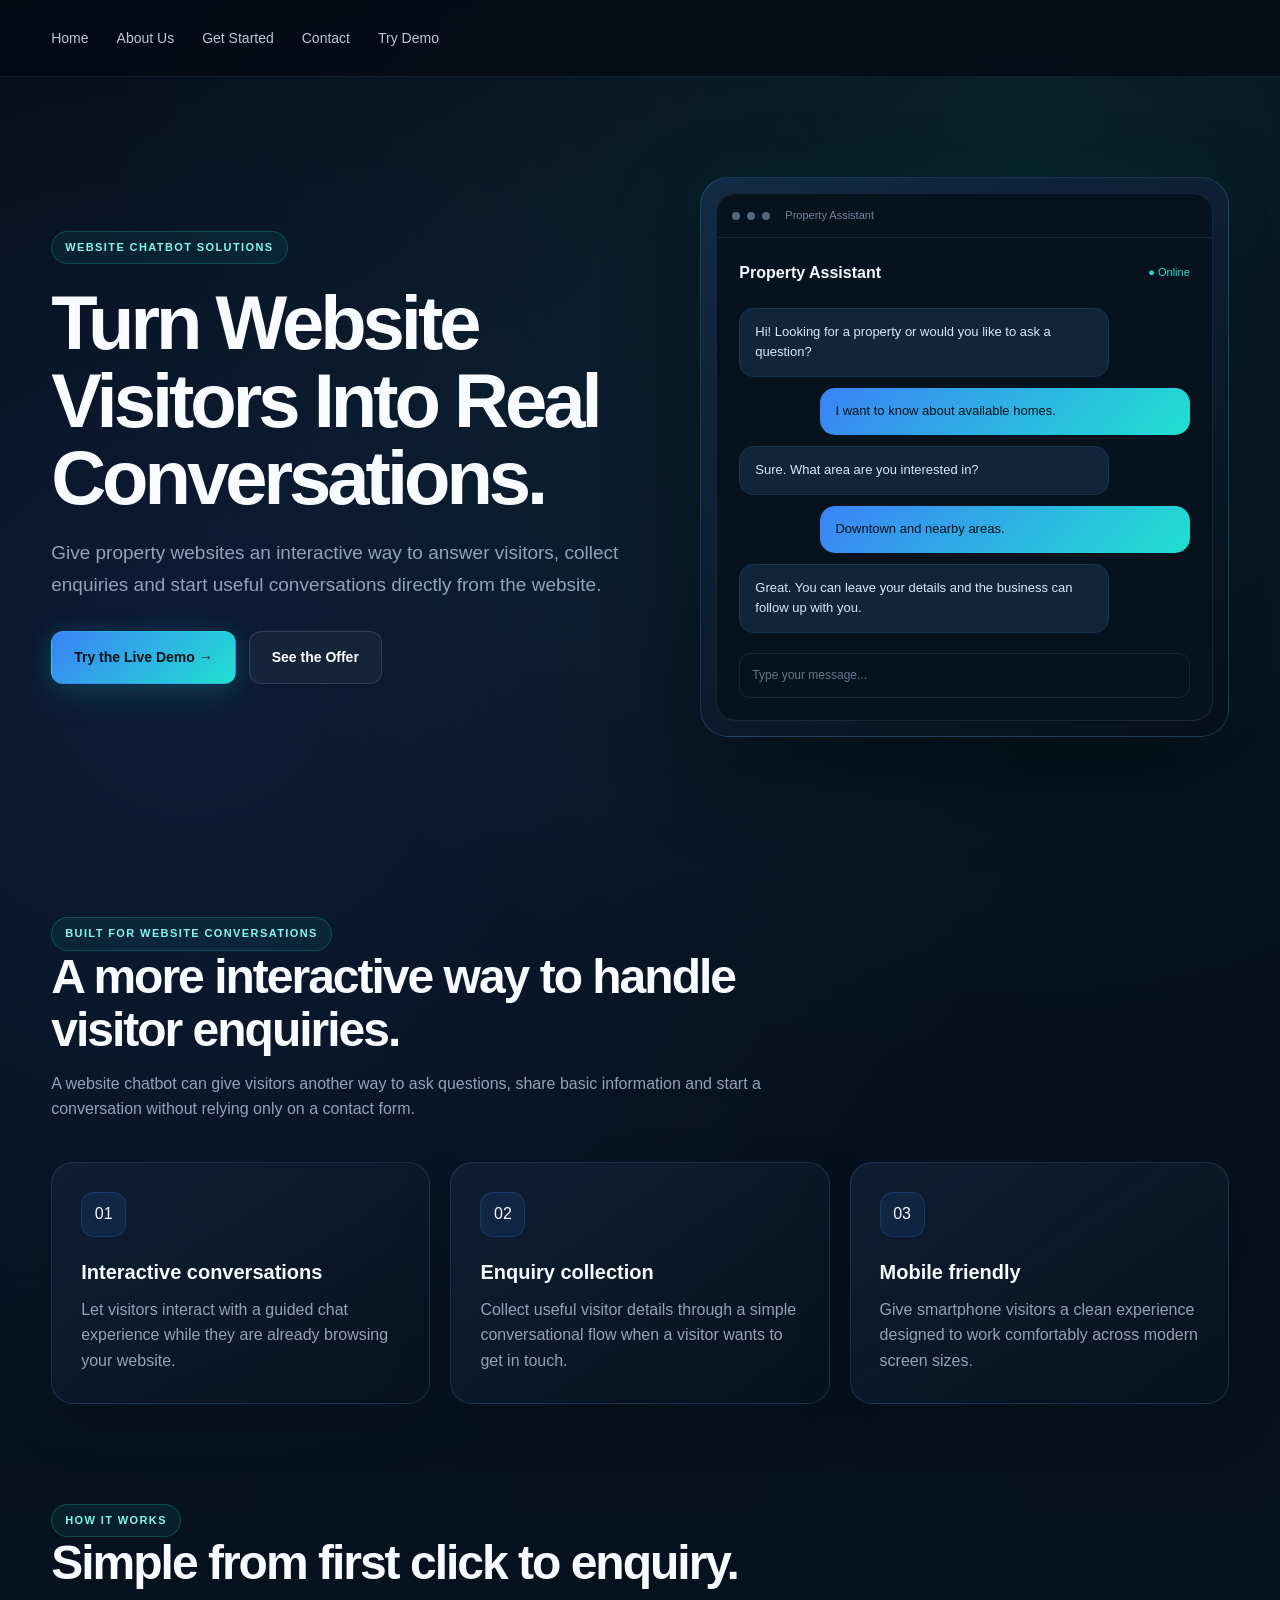
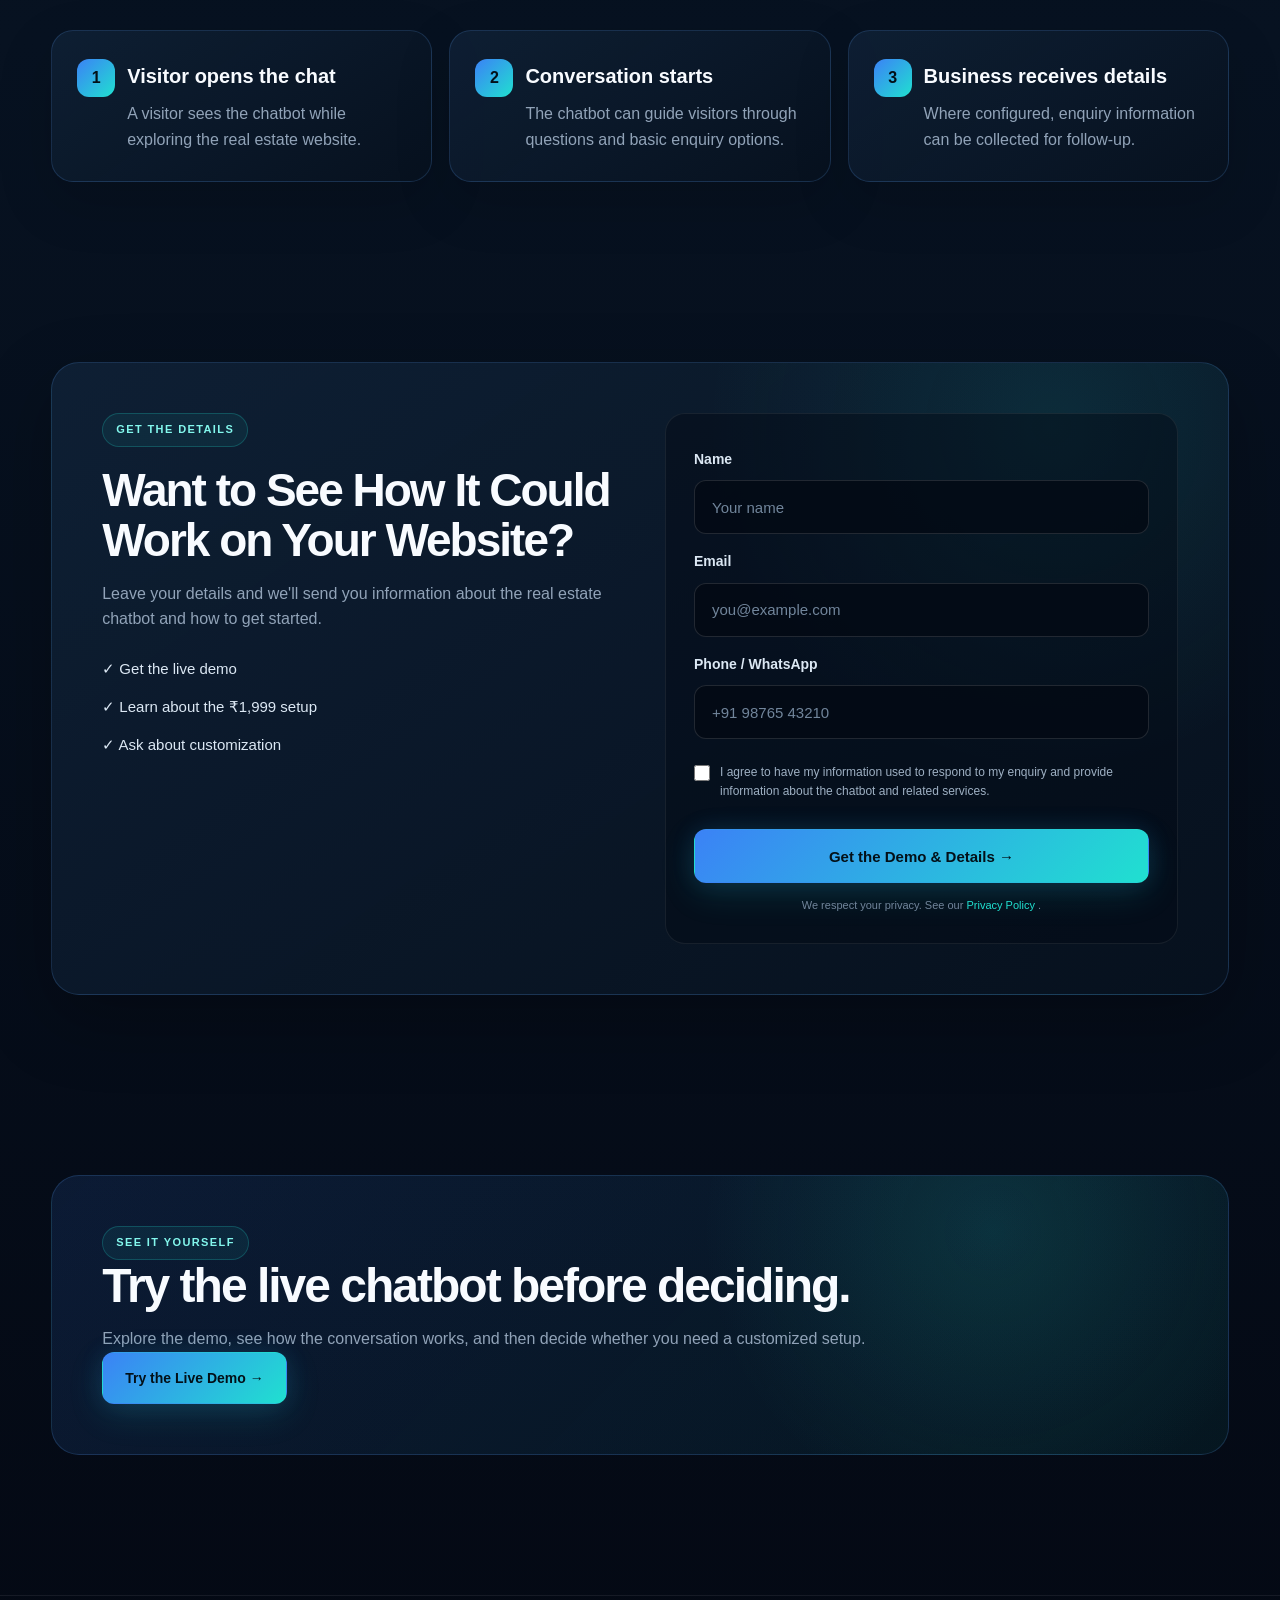
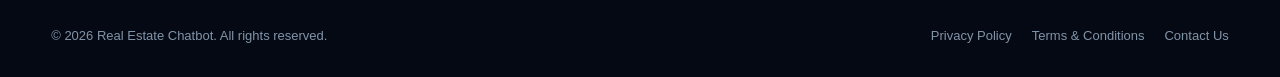
<file: index.html>
<!DOCTYPE html>
<html lang="en">
<head>
<meta charset="UTF-8">
<meta name="viewport" content="width=device-width, initial-scale=1.0">

<meta name="description" content="Real Estate Chatbot — interactive website chatbot solutions for real estate businesses.">

<title>Home | Real Estate Chatbot</title>

<link rel="stylesheet" href="style.css">

<style>

/* ==========================================
   HOME PAGE LEAD FORM
   ========================================== */

.lead-capture-box {
    display: grid;
    grid-template-columns: 1fr 1fr;
    gap: 50px;
    padding: 50px;
    border-radius: 28px;
    background:
        radial-gradient(
            circle at 85% 10%,
            rgba(32,224,208,0.10),
            transparent 30%
        ),
        linear-gradient(
            145deg,
            rgba(16,34,56,0.85),
            rgba(7,17,30,0.92)
        );
    border: 1px solid rgba(95,166,255,0.18);
    box-shadow: 0 25px 70px rgba(0,0,0,0.25);
}

.lead-capture-content h2 {
    margin: 18px 0 15px;
    font-size: clamp(30px, 4vw, 46px);
    line-height: 1.1;
    letter-spacing: -2px;
}

.capture-points {
    margin-top: 25px;
    display: grid;
    gap: 14px;
    color: #dce8f4;
}

.capture-points div {
    font-size: 15px;
}

.lead-form {
    display: flex;
    flex-direction: column;
    gap: 10px;
    padding: 28px;
    border-radius: 20px;
    background: rgba(3,10,20,0.45);
    border: 1px solid rgba(255,255,255,0.07);
}

.lead-form label {
    color: #dce8f4;
    font-size: 14px;
    font-weight: 650;
    margin-top: 6px;
}

.lead-form input[type="text"],
.lead-form input[type="email"],
.lead-form input[type="tel"] {
    width: 100%;
    min-height: 54px;
    padding: 15px 17px;
    border-radius: 12px;
    border: 1px solid rgba(255,255,255,0.12);
    background: rgba(3,10,20,0.78);
    color: #ffffff;
    outline: none;
    font-size: 15px;
    box-sizing: border-box;
    transition: 0.2s ease;
}

.lead-form input[type="text"]:focus,
.lead-form input[type="email"]:focus,
.lead-form input[type="tel"]:focus {
    border-color: rgba(32,224,208,0.65);
    box-shadow: 0 0 0 3px rgba(32,224,208,0.07);
}

.lead-form input::placeholder {
    color: #71859b;
}

.consent {
    display: flex !important;
    align-items: flex-start;
    gap: 10px;
    margin: 14px 0 !important;
    color: #9eb0c3 !important;
    font-size: 12px !important;
    line-height: 1.55;
    font-weight: 400 !important;
}

.consent input {
    width: 16px;
    height: 16px;
    margin-top: 2px;
    flex-shrink: 0;
    accent-color: #20e0d0;
}

.lead-form .btn {
    width: 100%;
    min-height: 54px;
    margin-top: 5px;
    font-size: 15px;
    cursor: pointer;
}

.lead-form .btn:disabled {
    opacity: 0.65;
    cursor: wait;
}

.form-note {
    color: #71859b;
    font-size: 11px;
    text-align: center;
    margin-top: 4px;
}

.form-note a {
    color: #20e0d0;
}

.success-message {
    padding: 20px;
    border-radius: 14px;
    background: rgba(32,224,208,0.07);
    border: 1px solid rgba(32,224,208,0.18);
    color: #dce8f4;
    text-align: center;
}

.success-message strong {
    color: #20e0d0;
    font-size: 16px;
}

.success-message p {
    margin: 8px 0 18px;
    color: #9eb0c3;
    font-size: 13px;
}

.error-message {
    margin-top: 8px;
    padding: 12px;
    border-radius: 10px;
    background: rgba(255,80,80,0.08);
    border: 1px solid rgba(255,80,80,0.18);
    color: #ffaaaa;
    font-size: 12px;
    text-align: center;
}

@media (max-width: 850px) {

    .lead-capture-box {
        grid-template-columns: 1fr;
        padding: 28px;
        gap: 30px;
    }

    .lead-form {
        padding: 22px;
    }

    .lead-form input[type="text"],
    .lead-form input[type="email"],
    .lead-form input[type="tel"] {
        min-height: 56px;
        font-size: 16px;
    }

}

</style>

</head>

<body>

<!-- NAVIGATION -->

<header class="nav">

  <div class="container nav-inner">

    <button
      class="menu"
      aria-label="Open navigation"
      onclick="toggleMenu()"
    >
      ☰
    </button>

    <nav class="nav-links" id="navLinks">

      <a class="active" href="index.html">
        Home
      </a>

      <a href="about.html">
        About Us
      </a>

      <a href="sales.html">
        Get Started
      </a>

      <a href="contact.html">
        Contact
      </a>

      <!-- CHANGED: GOES TO LEAD FORM -->
      <a href="#lead-capture">
        Try Demo
      </a>

    </nav>

  </div>

</header>

<main>

<!-- HERO -->

<section class="hero">

  <div class="container hero-grid">

    <div>

      <span class="eyebrow">
        Website Chatbot Solutions
      </span>

      <h1>
        Turn Website Visitors Into
        <span class="gradient-text">
          Real Conversations.
        </span>
      </h1>

      <p class="lead">
        Give property websites an interactive way to answer visitors,
        collect enquiries and start useful conversations directly from
        the website.
      </p>

      <div class="actions">

        <!-- CHANGED: GOES TO LEAD FORM -->
        <a
          class="btn btn-primary"
          href="#lead-capture"
        >
          Try the Live Demo →
        </a>

        <a
          class="btn btn-secondary"
          href="sales.html"
        >
          See the Offer
        </a>

      </div>

    </div>


    <!-- CHATBOT VISUAL -->

    <div class="visual" aria-label="Chatbot visual">

      <div class="window">

        <div class="window-top">

          <span class="dot"></span>
          <span class="dot"></span>
          <span class="dot"></span>

          <span style="margin-left:8px;">
            Property Assistant
          </span>

        </div>


        <div class="chat">

          <div class="chat-head">

            <strong>
              Property Assistant
            </strong>

            <span class="online">
              ● Online
            </span>

          </div>


          <div class="bubble bot">
            Hi! Looking for a property or would you like to ask a question?
          </div>

          <div class="bubble user">
            I want to know about available homes.
          </div>

          <div class="bubble bot">
            Sure. What area are you interested in?
          </div>

          <div class="bubble user">
            Downtown and nearby areas.
          </div>

          <div class="bubble bot">
            Great. You can leave your details and the business can follow up with you.
          </div>


          <div class="input">
            Type your message...
          </div>

        </div>

      </div>

    </div>

  </div>

</section>


<!-- FEATURES -->

<section class="section">

  <div class="container">

    <div class="section-head">

      <span class="eyebrow">
        Built for website conversations
      </span>

      <h2>
        A more interactive way to handle visitor enquiries.
      </h2>

      <p class="muted">
        A website chatbot can give visitors another way to ask questions,
        share basic information and start a conversation without relying
        only on a contact form.
      </p>

    </div>


    <div class="grid3">

      <article class="card">

        <div class="icon">
          01
        </div>

        <h3>
          Interactive conversations
        </h3>

        <p class="muted">
          Let visitors interact with a guided chat experience while they
          are already browsing your website.
        </p>

      </article>


      <article class="card">

        <div class="icon">
          02
        </div>

        <h3>
          Enquiry collection
        </h3>

        <p class="muted">
          Collect useful visitor details through a simple conversational
          flow when a visitor wants to get in touch.
        </p>

      </article>


      <article class="card">

        <div class="icon">
          03
        </div>

        <h3>
          Mobile friendly
        </h3>

        <p class="muted">
          Give smartphone visitors a clean experience designed to work
          comfortably across modern screen sizes.
        </p>

      </article>

    </div>

  </div>

</section>


<!-- HOW IT WORKS -->

<section
  class="section"
  style="padding-top:10px"
>

  <div class="container">

    <div class="section-head">

      <span class="eyebrow">
        How it works
      </span>

      <h2>
        Simple from first click to enquiry.
      </h2>

    </div>


    <div class="grid3 steps">

      <article class="card step">

        <h3>
          Visitor opens the chat
        </h3>

        <p class="muted">
          A visitor sees the chatbot while exploring the real estate website.
        </p>

      </article>


      <article class="card step">

        <h3>
          Conversation starts
        </h3>

        <p class="muted">
          The chatbot can guide visitors through questions and basic
          enquiry options.
        </p>

      </article>


      <article class="card step">

        <h3>
          Business receives details
        </h3>

        <p class="muted">
          Where configured, enquiry information can be collected for follow-up.
        </p>

      </article>

    </div>

  </div>

</section>


<!-- LEAD CAPTURE -->

<section
  class="section lead-capture"
  id="lead-capture"
>

  <div class="container">

    <div class="lead-capture-box">

      <!-- LEFT -->

      <div class="lead-capture-content">

        <div class="eyebrow">
          Get the details
        </div>

        <h2>
          Want to See How It Could Work on Your Website?
        </h2>

        <p class="muted">
          Leave your details and we'll send you information about
          the real estate chatbot and how to get started.
        </p>


        <div class="capture-points">

          <div>
            ✓ Get the live demo
          </div>

          <div>
            ✓ Learn about the ₹1,999 setup
          </div>

          <div>
            ✓ Ask about customization
          </div>

        </div>

      </div>


      <!-- FORM -->

      <form
        class="lead-form"
        id="leadForm"
        onsubmit="submitLead(event)"
      >

        <label for="name">
          Name
        </label>

        <input
          type="text"
          id="name"
          name="name"
          placeholder="Your name"
          autocomplete="name"
          required
        >


        <label for="email">
          Email
        </label>

        <input
          type="email"
          id="email"
          name="email"
          placeholder="you@example.com"
          autocomplete="email"
          required
        >


        <label for="phone">
          Phone / WhatsApp
        </label>

        <input
          type="tel"
          id="phone"
          name="phone"
          placeholder="+91 98765 43210"
          autocomplete="tel"
          required
        >


        <label class="consent">

          <input
            type="checkbox"
            id="consent"
            required
          >

          <span>
            I agree to have my information used to respond to my
            enquiry and provide information about the chatbot and
            related services.
          </span>

        </label>


        <button
          type="submit"
          class="btn btn-primary"
          id="leadSubmitButton"
        >
          Get the Demo &amp; Details →
        </button>


        <p class="form-note">

          We respect your privacy.
          See our

          <a href="privacy.html">
            Privacy Policy
          </a>.

        </p>


        <div
          id="successMessage"
          class="success-message"
          style="display:none;"
        >

          <strong>
            ✓ Your details have been received.
          </strong>

          <p>
            Opening the live chatbot demo...
          </p>

        </div>


        <div
          id="errorMessage"
          class="error-message"
          style="display:none;"
        >
          Something went wrong. Please try again.
        </div>

      </form>

    </div>

  </div>

</section>


<!-- CTA -->

<section class="section">

  <div class="container">

    <div class="cta">

      <div>

        <span class="eyebrow">
          See it yourself
        </span>

        <h2>
          Try the live chatbot before deciding.
        </h2>

        <p class="muted">
          Explore the demo, see how the conversation works,
          and then decide whether you need a customized setup.
        </p>

      </div>


      <!-- CHANGED: GOES TO LEAD FORM -->

      <a
        class="btn btn-primary"
        href="#lead-capture"
      >
        Try the Live Demo →
      </a>

    </div>

  </div>

</section>

</main>


<!-- FOOTER -->

<footer>

  <div class="container footer-inner">

    <div>
      © 2026 Real Estate Chatbot. All rights reserved.
    </div>

    <div class="footer-links">

      <a href="privacy.html">
        Privacy Policy
      </a>

      <a href="terms.html">
        Terms &amp; Conditions
      </a>

      <a href="contact.html">
        Contact Us
      </a>

    </div>

  </div>

</footer>


<script>

/* ==========================================
   MOBILE MENU
   ========================================== */

function toggleMenu() {

  document
    .getElementById('navLinks')
    .classList
    .toggle('open');

}


document
  .querySelectorAll('.nav-links a')
  .forEach(function(a) {

    a.addEventListener('click', function() {

      document
        .getElementById('navLinks')
        .classList
        .remove('open');

    });

  });


/* ==========================================
   GOOGLE SHEETS LEAD CAPTURE
   ========================================== */

const GOOGLE_SCRIPT_URL =
  "https://script.google.com/macros/s/AKfycbxSQiIWmC9v-Oqdtp_VLj9lCmOT6vm2g_Mu75isHLIx1T3ujCqWf-j-nqtTv5yVIlMB/exec";


/* ==========================================
   LIVE CHATBOT DEMO URL
   ========================================== */

const LIVE_CHATBOT_URL =
  "https://script.google.com/macros/s/AKfycbx9DxnQEvRQvDjsZqvw2F-pWsLsvAs5N7b-cck72aeVU1lw5n7c9qp4Ecl6Xw3pcSaKPQ/exec";


async function submitLead(event) {

  event.preventDefault();

  const form =
    document.getElementById("leadForm");

  const button =
    document.getElementById("leadSubmitButton");

  const successMessage =
    document.getElementById("successMessage");

  const errorMessage =
    document.getElementById("errorMessage");

  const name =
    document.getElementById("name").value.trim();

  const email =
    document.getElementById("email").value.trim();

  const phone =
    document.getElementById("phone").value.trim();

  const consent =
    document.getElementById("consent").checked;


  if (!name || !email || !phone || !consent) {

    alert("Please complete all required fields.");

    return;

  }


  button.disabled = true;

  button.textContent = "Opening Demo...";

  errorMessage.style.display = "none";


  const leadData = {

    name: name,

    email: email,

    phone: phone

  };


  try {

    fetch(
      GOOGLE_SCRIPT_URL,
      {
        method: "POST",

        mode: "no-cors",

        headers: {
          "Content-Type": "text/plain;charset=utf-8"
        },

        body: JSON.stringify(leadData)
      }
    );


    form
      .querySelectorAll(
        "label, input, button, .form-note"
      )
      .forEach(function(element) {

        element.style.display = "none";

      });


    successMessage.style.display = "block";


    setTimeout(function() {

      window.location.href = LIVE_CHATBOT_URL;

    }, 800);


  } catch (error) {

    console.error(error);

    button.disabled = false;

    button.textContent =
      "Get the Demo & Details →";

    errorMessage.style.display = "block";

  }

}
</file>
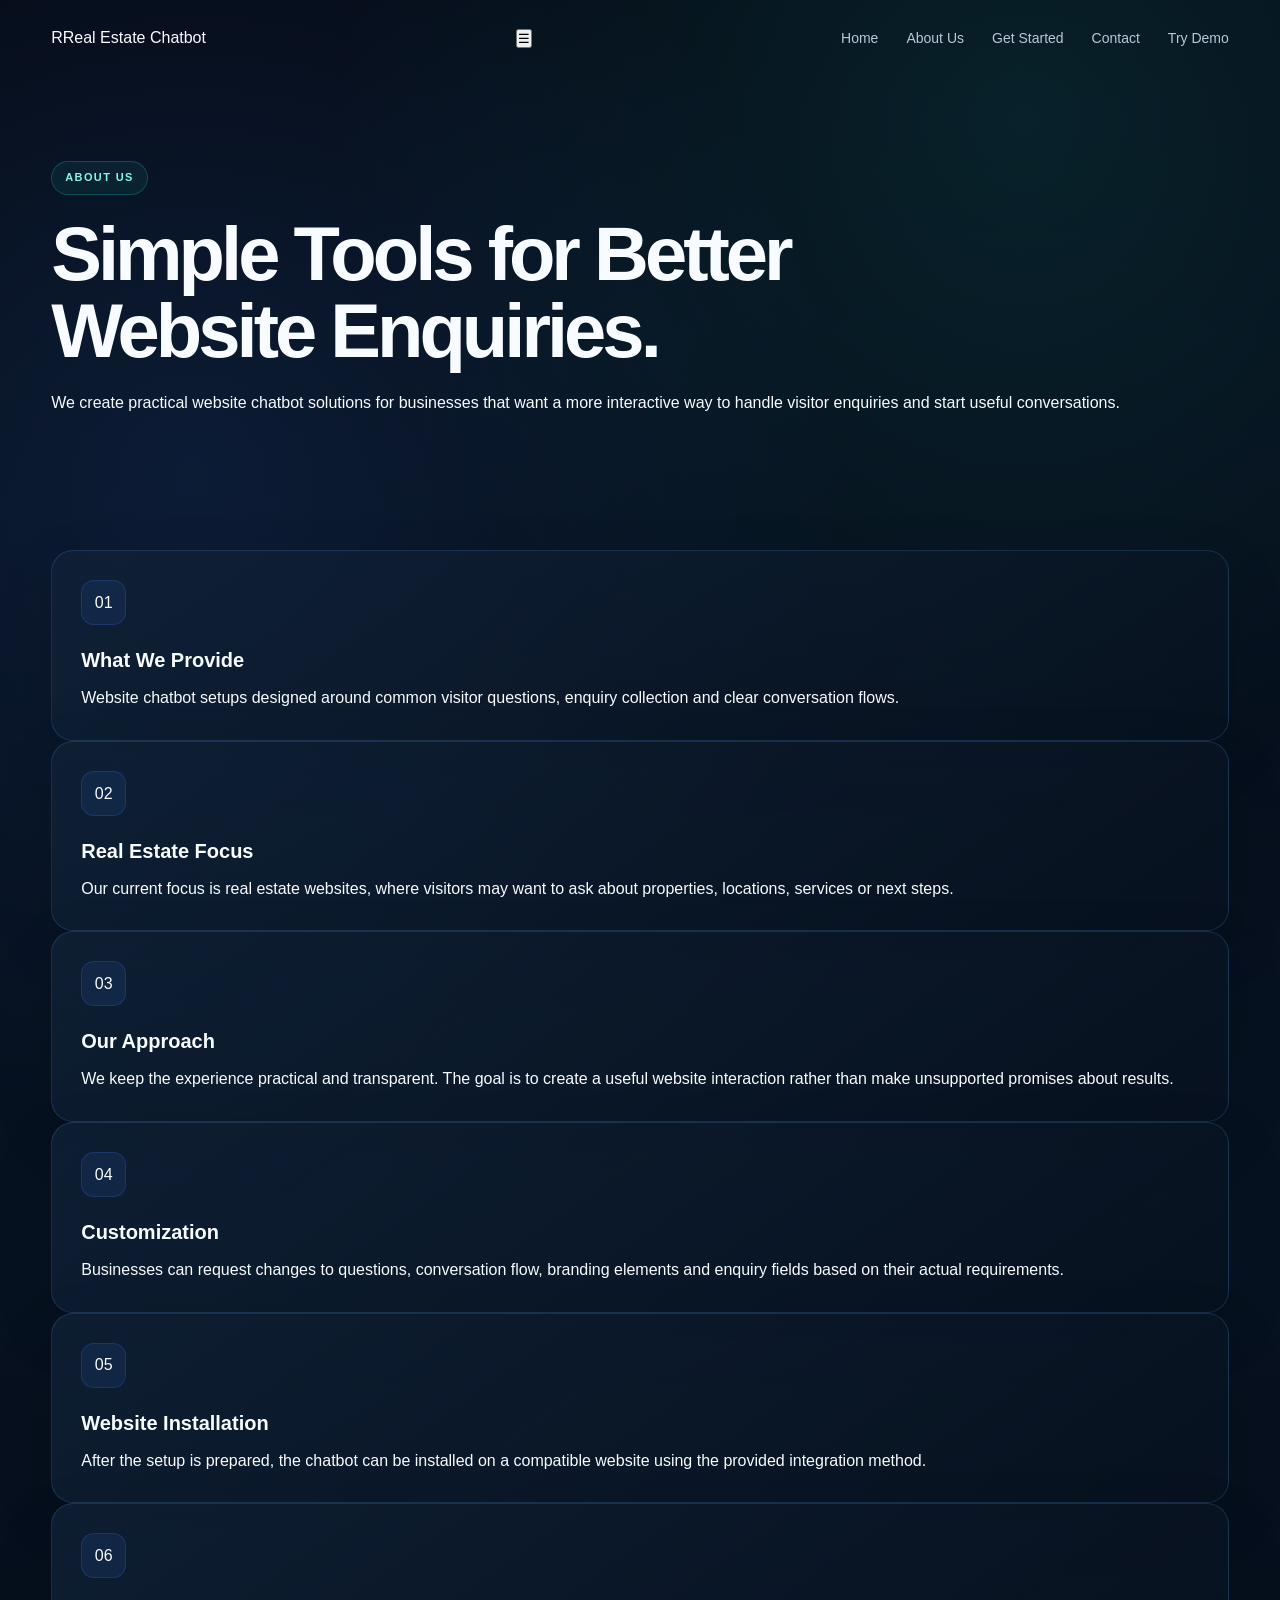
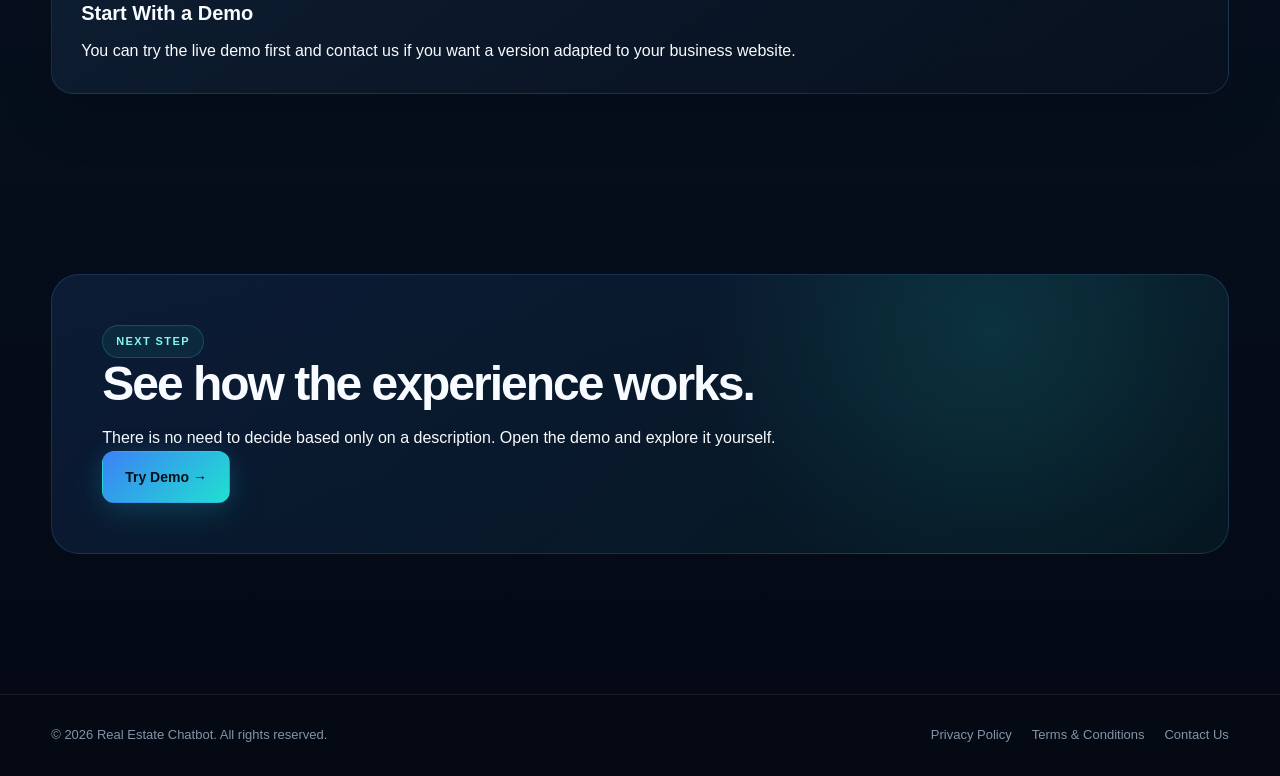
<file: about.html>
<!DOCTYPE html>
<html lang="en">
<head>
<meta charset="UTF-8">
<meta name="viewport" content="width=device-width, initial-scale=1.0">
<meta name="description" content="Real Estate Chatbot — interactive website chatbot solutions for real estate businesses.">
<title>About Us | Real Estate Chatbot</title>
<link rel="stylesheet" href="style.css">
</head>
<body>

<header class="navbar">
  <div class="container nav-inner">
    <a class="logo" href="index.html"><span class="logo-mark">R</span><span>Real Estate Chatbot</span></a>
    <button class="menu-btn" aria-label="Open navigation" onclick="toggleMenu()">☰</button>
    <nav class="nav-links" id="navLinks">
      <a class="" href="index.html">Home</a>
      <a class="active" href="about.html">About Us</a>
      <a class="" href="sales.html">Get Started</a>
      <a class="" href="contact.html">Contact</a>
      <a class="nav-cta" href="demo.html">Try Demo</a>
    </nav>
  </div>
</header>


<main>
<section class="page-hero"><div class="container">
 <span class="eyebrow">About Us</span>
 <h1>Simple Tools for Better Website Enquiries.</h1>
 <p>We create practical website chatbot solutions for businesses that want a more interactive way to handle visitor enquiries and start useful conversations.</p>
</div></section>
<section class="section">
 <div class="container grid-2">
  <article class="card"><div class="icon">01</div><h3>What We Provide</h3><p>Website chatbot setups designed around common visitor questions, enquiry collection and clear conversation flows.</p></article>
  <article class="card"><div class="icon">02</div><h3>Real Estate Focus</h3><p>Our current focus is real estate websites, where visitors may want to ask about properties, locations, services or next steps.</p></article>
  <article class="card"><div class="icon">03</div><h3>Our Approach</h3><p>We keep the experience practical and transparent. The goal is to create a useful website interaction rather than make unsupported promises about results.</p></article>
  <article class="card"><div class="icon">04</div><h3>Customization</h3><p>Businesses can request changes to questions, conversation flow, branding elements and enquiry fields based on their actual requirements.</p></article>
  <article class="card"><div class="icon">05</div><h3>Website Installation</h3><p>After the setup is prepared, the chatbot can be installed on a compatible website using the provided integration method.</p></article>
  <article class="card"><div class="icon">06</div><h3>Start With a Demo</h3><p>You can try the live demo first and contact us if you want a version adapted to your business website.</p></article>
 </div>
</section>
<section class="section"><div class="container"><div class="cta"><div><span class="eyebrow">Next step</span><h2>See how the experience works.</h2><p>There is no need to decide based only on a description. Open the demo and explore it yourself.</p></div><a class="btn btn-primary" href="demo.html">Try Demo →</a></div></div></section>
</main>


<footer>
  <div class="container footer-inner">
    <div>© 2026 Real Estate Chatbot. All rights reserved.</div>
    <div class="footer-links">
      <a href="privacy.html">Privacy Policy</a>
      <a href="terms.html">Terms &amp; Conditions</a>
      <a href="contact.html">Contact Us</a>
    </div>
  </div>
</footer>
<script>
function toggleMenu(){document.getElementById('navLinks').classList.toggle('open')}
document.querySelectorAll('.nav-links a').forEach(a=>a.addEventListener('click',()=>document.getElementById('navLinks').classList.remove('open')));
</script>

</body>
</html>
</file>
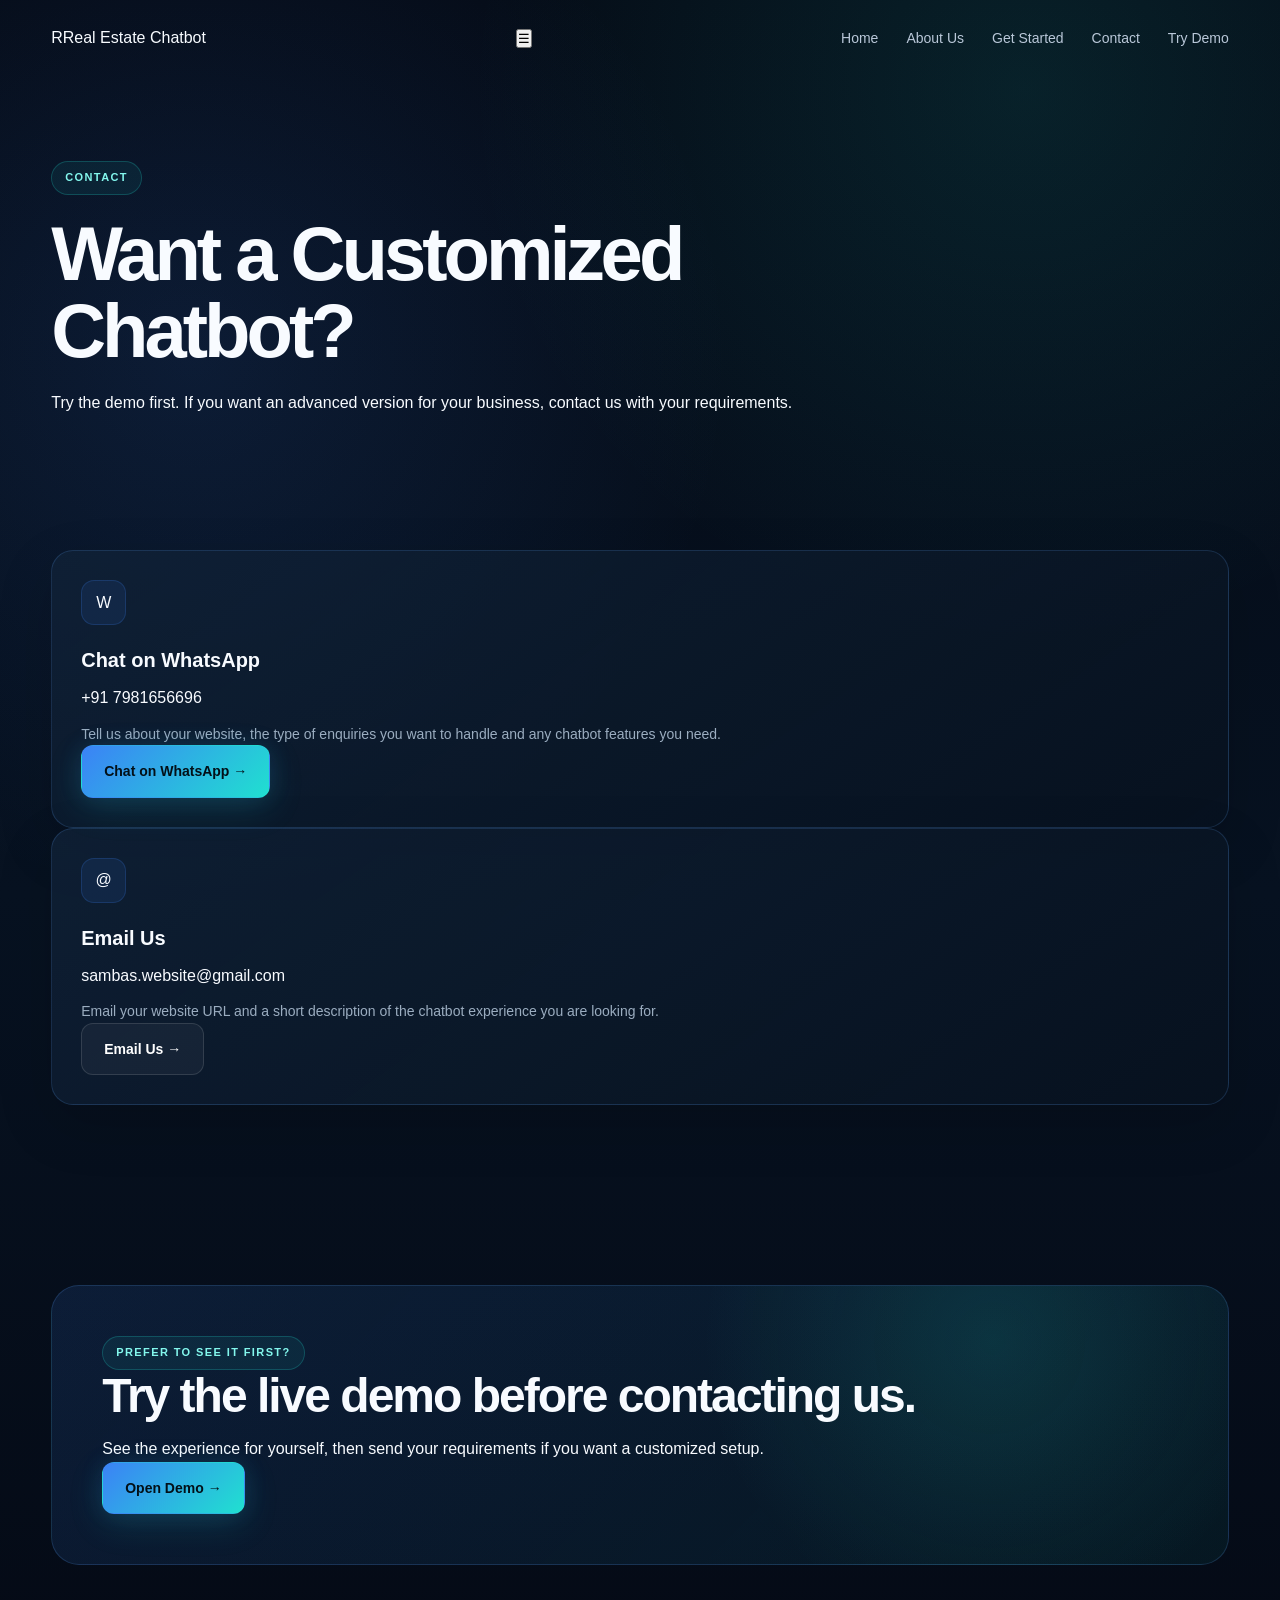
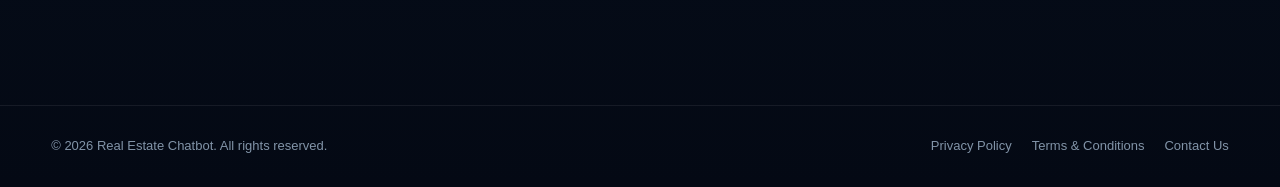
<file: contact.html>
<!DOCTYPE html>
<html lang="en">
<head>
<meta charset="UTF-8">
<meta name="viewport" content="width=device-width, initial-scale=1.0">
<meta name="description" content="Real Estate Chatbot — interactive website chatbot solutions for real estate businesses.">
<title>Contact Us | Real Estate Chatbot</title>
<link rel="stylesheet" href="style.css">
</head>
<body>

<header class="navbar">
  <div class="container nav-inner">
    <a class="logo" href="index.html"><span class="logo-mark">R</span><span>Real Estate Chatbot</span></a>
    <button class="menu-btn" aria-label="Open navigation" onclick="toggleMenu()">☰</button>
    <nav class="nav-links" id="navLinks">
      <a class="" href="index.html">Home</a>
      <a class="" href="about.html">About Us</a>
      <a class="" href="sales.html">Get Started</a>
      <a class="active" href="contact.html">Contact</a>
      <a class="nav-cta" href="demo.html">Try Demo</a>
    </nav>
  </div>
</header>


<main>
<section class="page-hero"><div class="container">
 <span class="eyebrow">Contact</span>
 <h1>Want a Customized Chatbot?</h1>
 <p>Try the demo first. If you want an advanced version for your business, contact us with your requirements.</p>
</div></section>
<section class="section"><div class="container grid-2 contact-grid">
 <article class="card contact-option">
  <div><div class="icon">W</div><h3>Chat on WhatsApp</h3><p class="contact-detail">+91 7981656696</p><p style="margin-top:12px;color:#9badc0;font-size:14px">Tell us about your website, the type of enquiries you want to handle and any chatbot features you need.</p></div>
  <a class="btn btn-primary" href="https://wa.me/917981656696" target="_blank" rel="noopener">Chat on WhatsApp →</a>
 </article>
 <article class="card contact-option">
  <div><div class="icon">@</div><h3>Email Us</h3><p class="contact-detail">sambas.website@gmail.com</p><p style="margin-top:12px;color:#9badc0;font-size:14px">Email your website URL and a short description of the chatbot experience you are looking for.</p></div>
  <a class="btn btn-secondary" href="https://mail.google.com/mail/?view=cm&amp;fs=1&amp;to=sambas.website@gmail.com" target="_blank" rel="noopener">Email Us →</a>
 </article>
</div></section>
<section class="section"><div class="container"><div class="cta"><div><span class="eyebrow">Prefer to see it first?</span><h2>Try the live demo before contacting us.</h2><p>See the experience for yourself, then send your requirements if you want a customized setup.</p></div><a class="btn btn-primary" href="demo.html">Open Demo →</a></div></div></section>
</main>


<footer>
  <div class="container footer-inner">
    <div>© 2026 Real Estate Chatbot. All rights reserved.</div>
    <div class="footer-links">
      <a href="privacy.html">Privacy Policy</a>
      <a href="terms.html">Terms &amp; Conditions</a>
      <a href="contact.html">Contact Us</a>
    </div>
  </div>
</footer>
<script>
function toggleMenu(){document.getElementById('navLinks').classList.toggle('open')}
document.querySelectorAll('.nav-links a').forEach(a=>a.addEventListener('click',()=>document.getElementById('navLinks').classList.remove('open')));
</script>

</body>
</html>
</file>
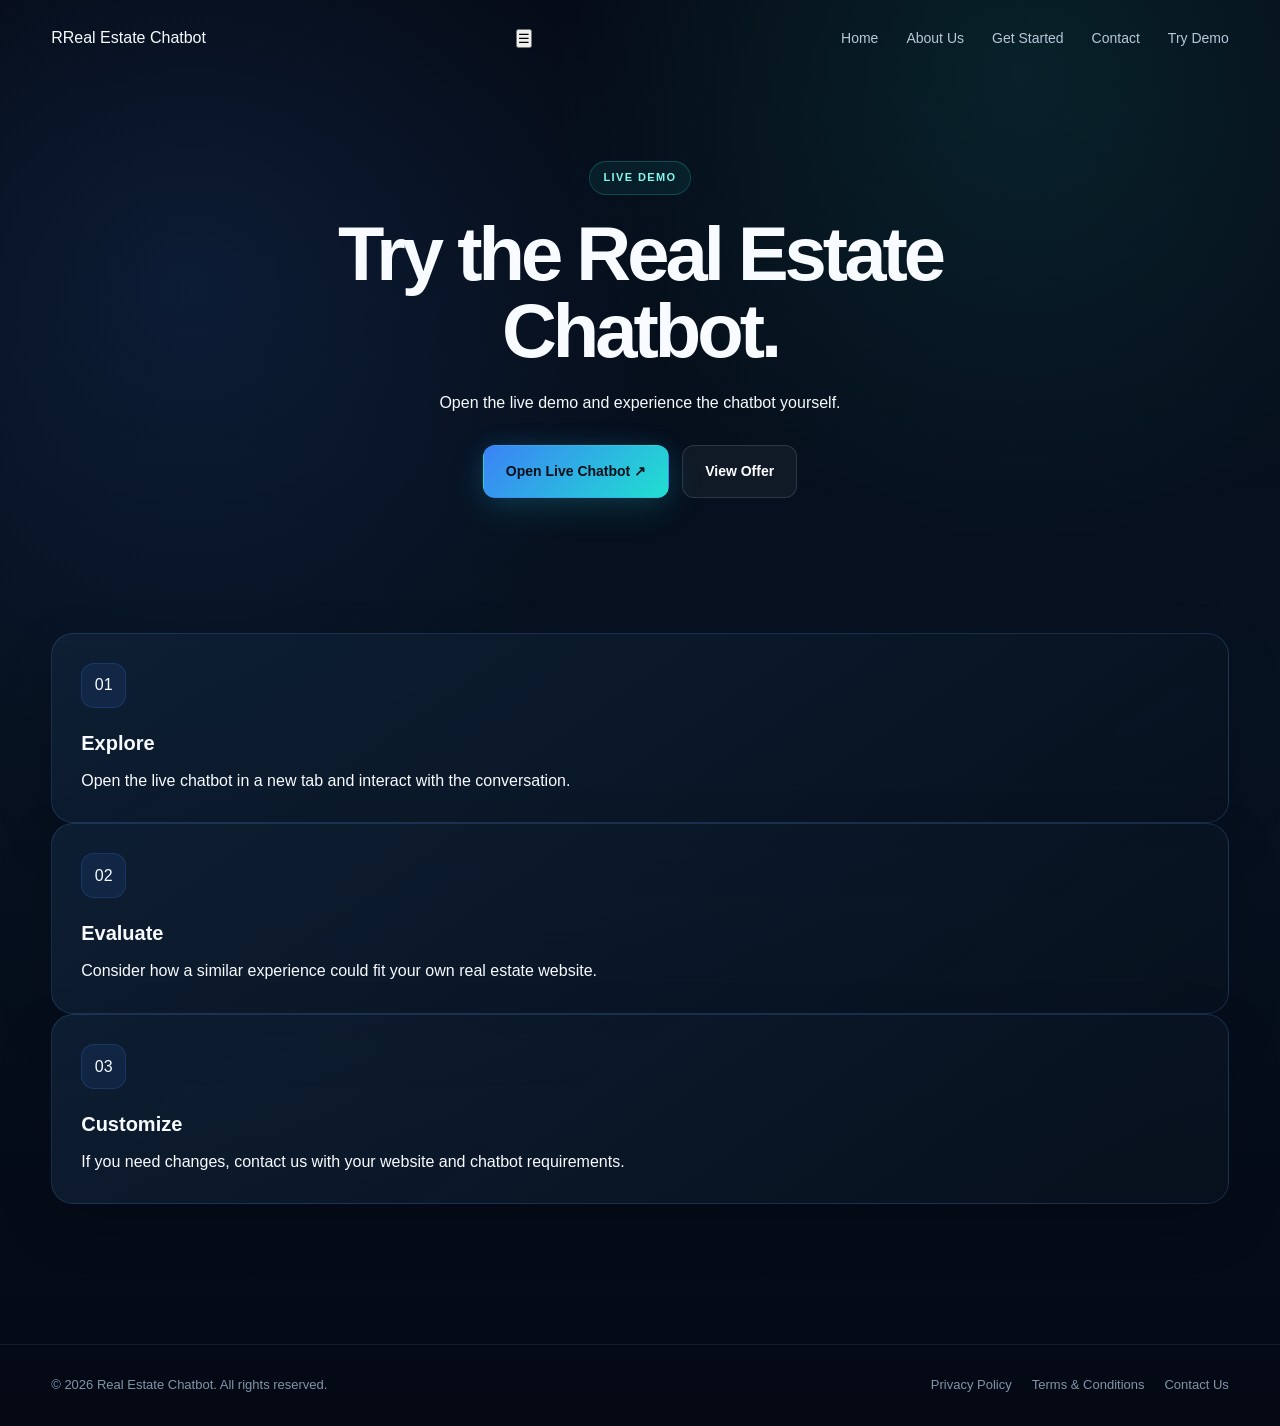
<file: demo.html>
<!DOCTYPE html>
<html lang="en">
<head>
<meta charset="UTF-8">
<meta name="viewport" content="width=device-width, initial-scale=1.0">
<meta name="description" content="Real Estate Chatbot — interactive website chatbot solutions for real estate businesses.">
<title>Try Demo | Real Estate Chatbot</title>
<link rel="stylesheet" href="style.css">
</head>
<body>

<header class="navbar">
  <div class="container nav-inner">
    <a class="logo" href="index.html"><span class="logo-mark">R</span><span>Real Estate Chatbot</span></a>
    <button class="menu-btn" aria-label="Open navigation" onclick="toggleMenu()">☰</button>
    <nav class="nav-links" id="navLinks">
      <a class="" href="index.html">Home</a>
      <a class="" href="about.html">About Us</a>
      <a class="" href="sales.html">Get Started</a>
      <a class="" href="contact.html">Contact</a>
      <a class="nav-cta" href="demo.html">Try Demo</a>
    </nav>
  </div>
</header>


<main>
<section class="page-hero"><div class="container" style="text-align:center">
 <span class="eyebrow">Live Demo</span>
 <h1 style="margin-left:auto;margin-right:auto">Try the Real Estate Chatbot.</h1>
 <p style="margin:auto">Open the live demo and experience the chatbot yourself.</p>
 <div class="actions" style="justify-content:center">
  <a class="btn btn-primary" href="index.html#lead-capture">Open Live Chatbot ↗</a>
  <a class="btn btn-secondary" href="sales.html">View Offer</a>
 </div>
</div></section>
<section class="section"><div class="container">
 <div class="grid-3">
  <article class="card"><div class="icon">01</div><h3>Explore</h3><p>Open the live chatbot in a new tab and interact with the conversation.</p></article>
  <article class="card"><div class="icon">02</div><h3>Evaluate</h3><p>Consider how a similar experience could fit your own real estate website.</p></article>
  <article class="card"><div class="icon">03</div><h3>Customize</h3><p>If you need changes, contact us with your website and chatbot requirements.</p></article>
 </div>
</div></section>
</main>


<footer>
  <div class="container footer-inner">
    <div>© 2026 Real Estate Chatbot. All rights reserved.</div>
    <div class="footer-links">
      <a href="privacy.html">Privacy Policy</a>
      <a href="terms.html">Terms &amp; Conditions</a>
      <a href="contact.html">Contact Us</a>
    </div>
  </div>
</footer>
<script>
function toggleMenu(){document.getElementById('navLinks').classList.toggle('open')}
document.querySelectorAll('.nav-links a').forEach(a=>a.addEventListener('click',()=>document.getElementById('navLinks').classList.remove('open')));
</script>

</body>
</html>
</file>
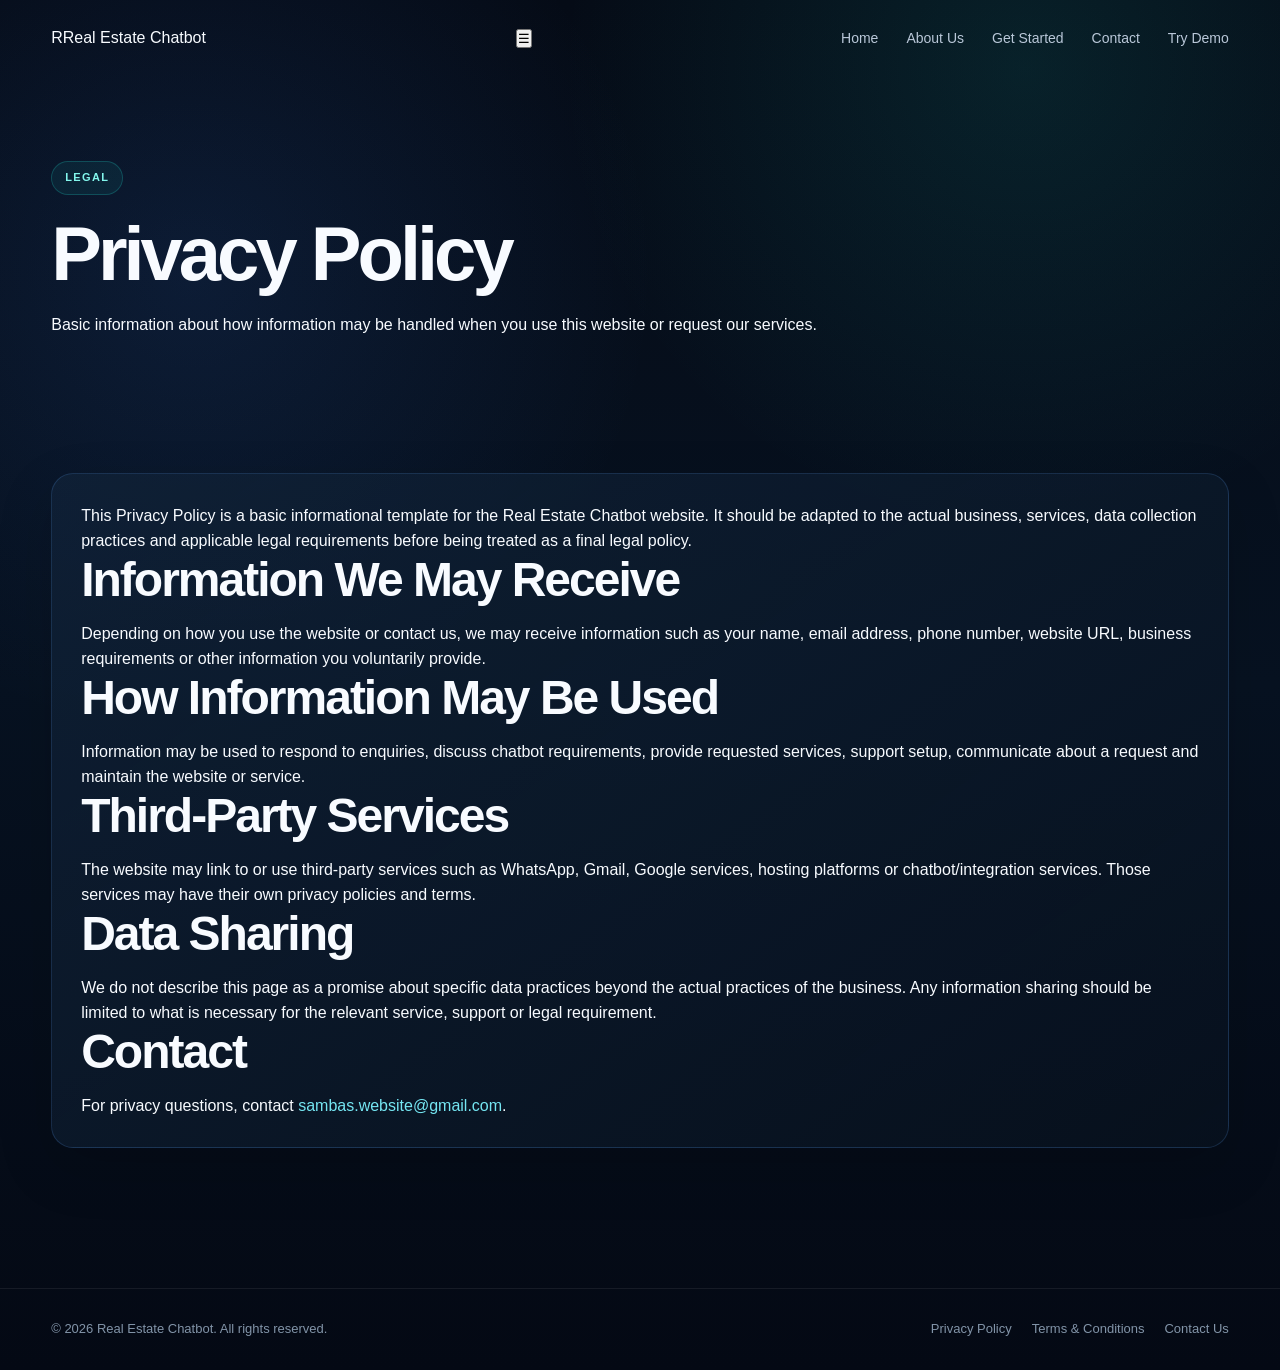
<file: privacy.html>
<!DOCTYPE html>
<html lang="en">
<head>
<meta charset="UTF-8">
<meta name="viewport" content="width=device-width, initial-scale=1.0">
<meta name="description" content="Real Estate Chatbot — interactive website chatbot solutions for real estate businesses.">
<title>Privacy Policy | Real Estate Chatbot</title>
<link rel="stylesheet" href="style.css">
</head>
<body>

<header class="navbar">
  <div class="container nav-inner">
    <a class="logo" href="index.html"><span class="logo-mark">R</span><span>Real Estate Chatbot</span></a>
    <button class="menu-btn" aria-label="Open navigation" onclick="toggleMenu()">☰</button>
    <nav class="nav-links" id="navLinks">
      <a class="" href="index.html">Home</a>
      <a class="" href="about.html">About Us</a>
      <a class="" href="sales.html">Get Started</a>
      <a class="" href="contact.html">Contact</a>
      <a class="nav-cta" href="demo.html">Try Demo</a>
    </nav>
  </div>
</header>


<main>
<section class="page-hero"><div class="container"><span class="eyebrow">Legal</span><h1>Privacy Policy</h1><p>Basic information about how information may be handled when you use this website or request our services.</p></div></section>
<section class="section"><div class="container policy card">
<p>This Privacy Policy is a basic informational template for the Real Estate Chatbot website. It should be adapted to the actual business, services, data collection practices and applicable legal requirements before being treated as a final legal policy.</p>
<h2>Information We May Receive</h2><p>Depending on how you use the website or contact us, we may receive information such as your name, email address, phone number, website URL, business requirements or other information you voluntarily provide.</p>
<h2>How Information May Be Used</h2><p>Information may be used to respond to enquiries, discuss chatbot requirements, provide requested services, support setup, communicate about a request and maintain the website or service.</p>
<h2>Third-Party Services</h2><p>The website may link to or use third-party services such as WhatsApp, Gmail, Google services, hosting platforms or chatbot/integration services. Those services may have their own privacy policies and terms.</p>
<h2>Data Sharing</h2><p>We do not describe this page as a promise about specific data practices beyond the actual practices of the business. Any information sharing should be limited to what is necessary for the relevant service, support or legal requirement.</p>
<h2>Contact</h2><p>For privacy questions, contact <a href="mailto:sambas.website@gmail.com" style="color:#75e6f2">sambas.website@gmail.com</a>.</p>
</div></section>
</main>


<footer>
  <div class="container footer-inner">
    <div>© 2026 Real Estate Chatbot. All rights reserved.</div>
    <div class="footer-links">
      <a href="privacy.html">Privacy Policy</a>
      <a href="terms.html">Terms &amp; Conditions</a>
      <a href="contact.html">Contact Us</a>
    </div>
  </div>
</footer>
<script>
function toggleMenu(){document.getElementById('navLinks').classList.toggle('open')}
document.querySelectorAll('.nav-links a').forEach(a=>a.addEventListener('click',()=>document.getElementById('navLinks').classList.remove('open')));
</script>

</body>
</html>
</file>
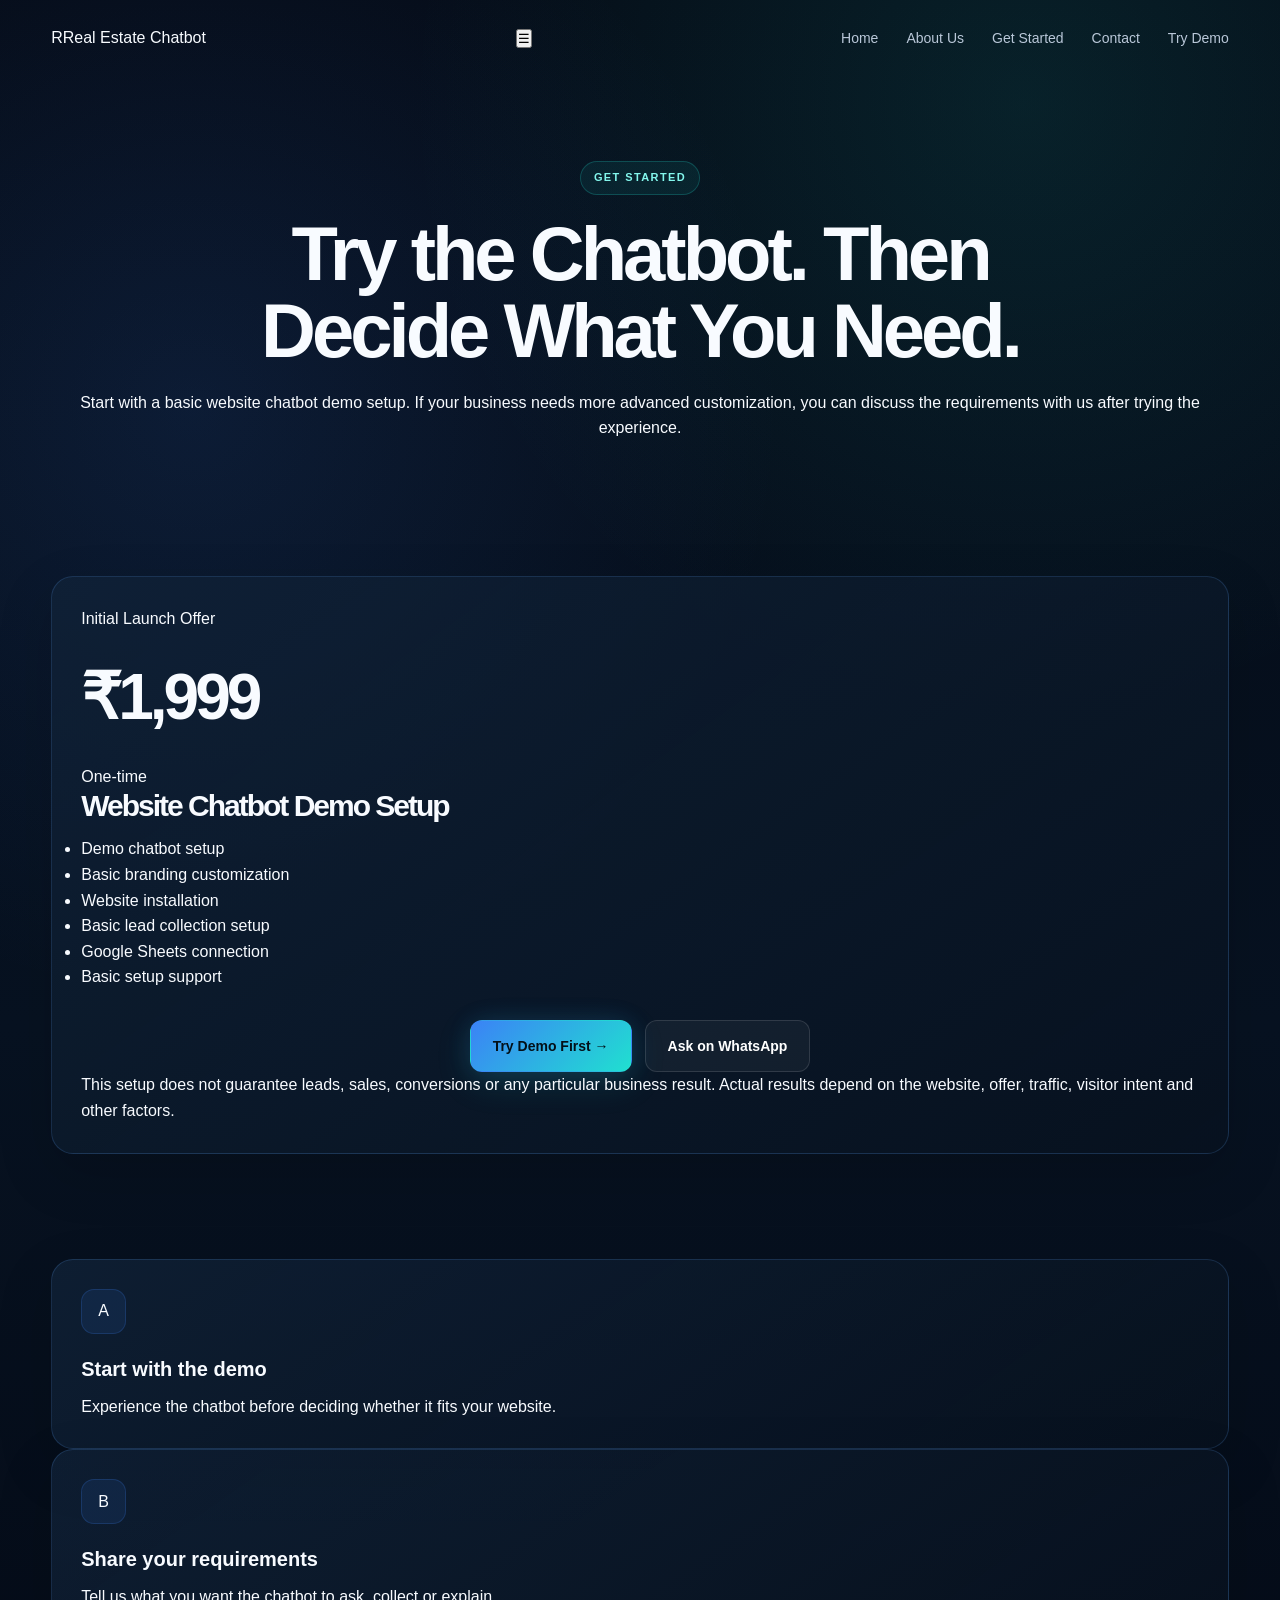
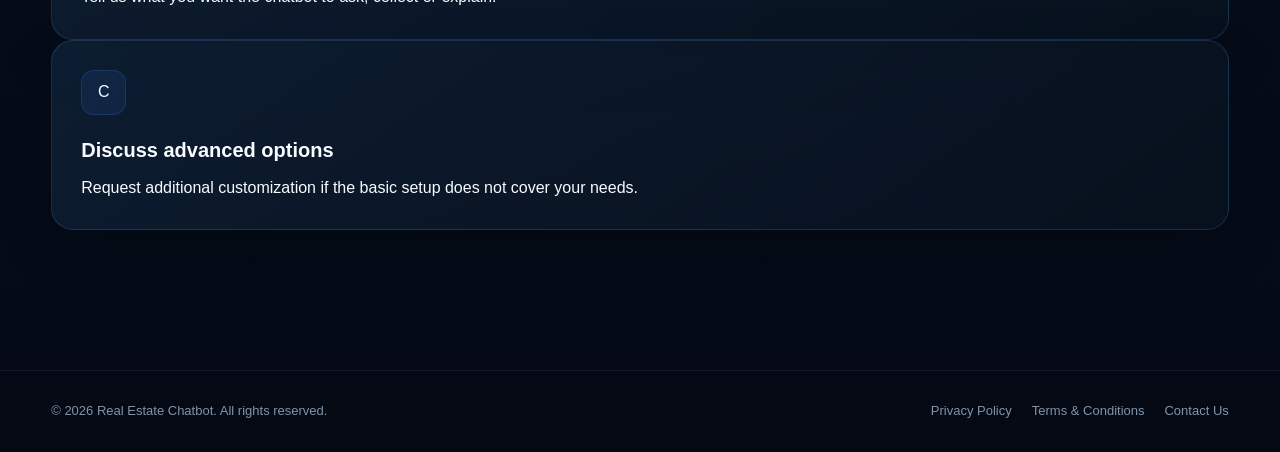
<file: sales.html>
<!DOCTYPE html>
<html lang="en">
<head>
<meta charset="UTF-8">
<meta name="viewport" content="width=device-width, initial-scale=1.0">
<meta name="description" content="Real Estate Chatbot — interactive website chatbot solutions for real estate businesses.">
<title>Get Started | Real Estate Chatbot</title>
<link rel="stylesheet" href="style.css">
</head>
<body>

<header class="navbar">
  <div class="container nav-inner">
    <a class="logo" href="index.html"><span class="logo-mark">R</span><span>Real Estate Chatbot</span></a>
    <button class="menu-btn" aria-label="Open navigation" onclick="toggleMenu()">☰</button>
    <nav class="nav-links" id="navLinks">
      <a class="" href="index.html">Home</a>
      <a class="" href="about.html">About Us</a>
      <a class="active" href="sales.html">Get Started</a>
      <a class="" href="contact.html">Contact</a>
      <a class="nav-cta" href="demo.html">Try Demo</a>
    </nav>
  </div>
</header>


<main>
<section class="page-hero"><div class="container" style="text-align:center">
 <span class="eyebrow">Get Started</span>
 <h1 style="margin-left:auto;margin-right:auto">Try the Chatbot. Then Decide What You Need.</h1>
 <p style="margin:auto">Start with a basic website chatbot demo setup. If your business needs more advanced customization, you can discuss the requirements with us after trying the experience.</p>
</div></section>
<section class="section">
 <div class="container">
  <div class="card offer-card">
   <span class="badge">Initial Launch Offer</span>
   <div class="price">₹1,999</div>
   <div class="price-note">One-time</div>
   <h2 style="font-size:30px">Website Chatbot Demo Setup</h2>
   <ul class="check-list">
    <li>Demo chatbot setup</li>
    <li>Basic branding customization</li>
    <li>Website installation</li>
    <li>Basic lead collection setup</li>
    <li>Google Sheets connection</li>
    <li>Basic setup support</li>
   </ul>
   <div class="actions" style="justify-content:center">
    <a class="btn btn-primary" href="demo.html">Try Demo First →</a>
    <a class="btn btn-secondary" href="https://wa.me/917981656696" target="_blank" rel="noopener">Ask on WhatsApp</a>
   </div>
   <p class="note">This setup does not guarantee leads, sales, conversions or any particular business result. Actual results depend on the website, offer, traffic, visitor intent and other factors.</p>
  </div>
 </div>
</section>
<section class="section" style="padding-top:15px"><div class="container grid-3">
 <article class="card"><div class="icon">A</div><h3>Start with the demo</h3><p>Experience the chatbot before deciding whether it fits your website.</p></article>
 <article class="card"><div class="icon">B</div><h3>Share your requirements</h3><p>Tell us what you want the chatbot to ask, collect or explain.</p></article>
 <article class="card"><div class="icon">C</div><h3>Discuss advanced options</h3><p>Request additional customization if the basic setup does not cover your needs.</p></article>
</div></section>
</main>


<footer>
  <div class="container footer-inner">
    <div>© 2026 Real Estate Chatbot. All rights reserved.</div>
    <div class="footer-links">
      <a href="privacy.html">Privacy Policy</a>
      <a href="terms.html">Terms &amp; Conditions</a>
      <a href="contact.html">Contact Us</a>
    </div>
  </div>
</footer>
<script>
function toggleMenu(){document.getElementById('navLinks').classList.toggle('open')}
document.querySelectorAll('.nav-links a').forEach(a=>a.addEventListener('click',()=>document.getElementById('navLinks').classList.remove('open')));
</script>

</body>
</html>
</file>
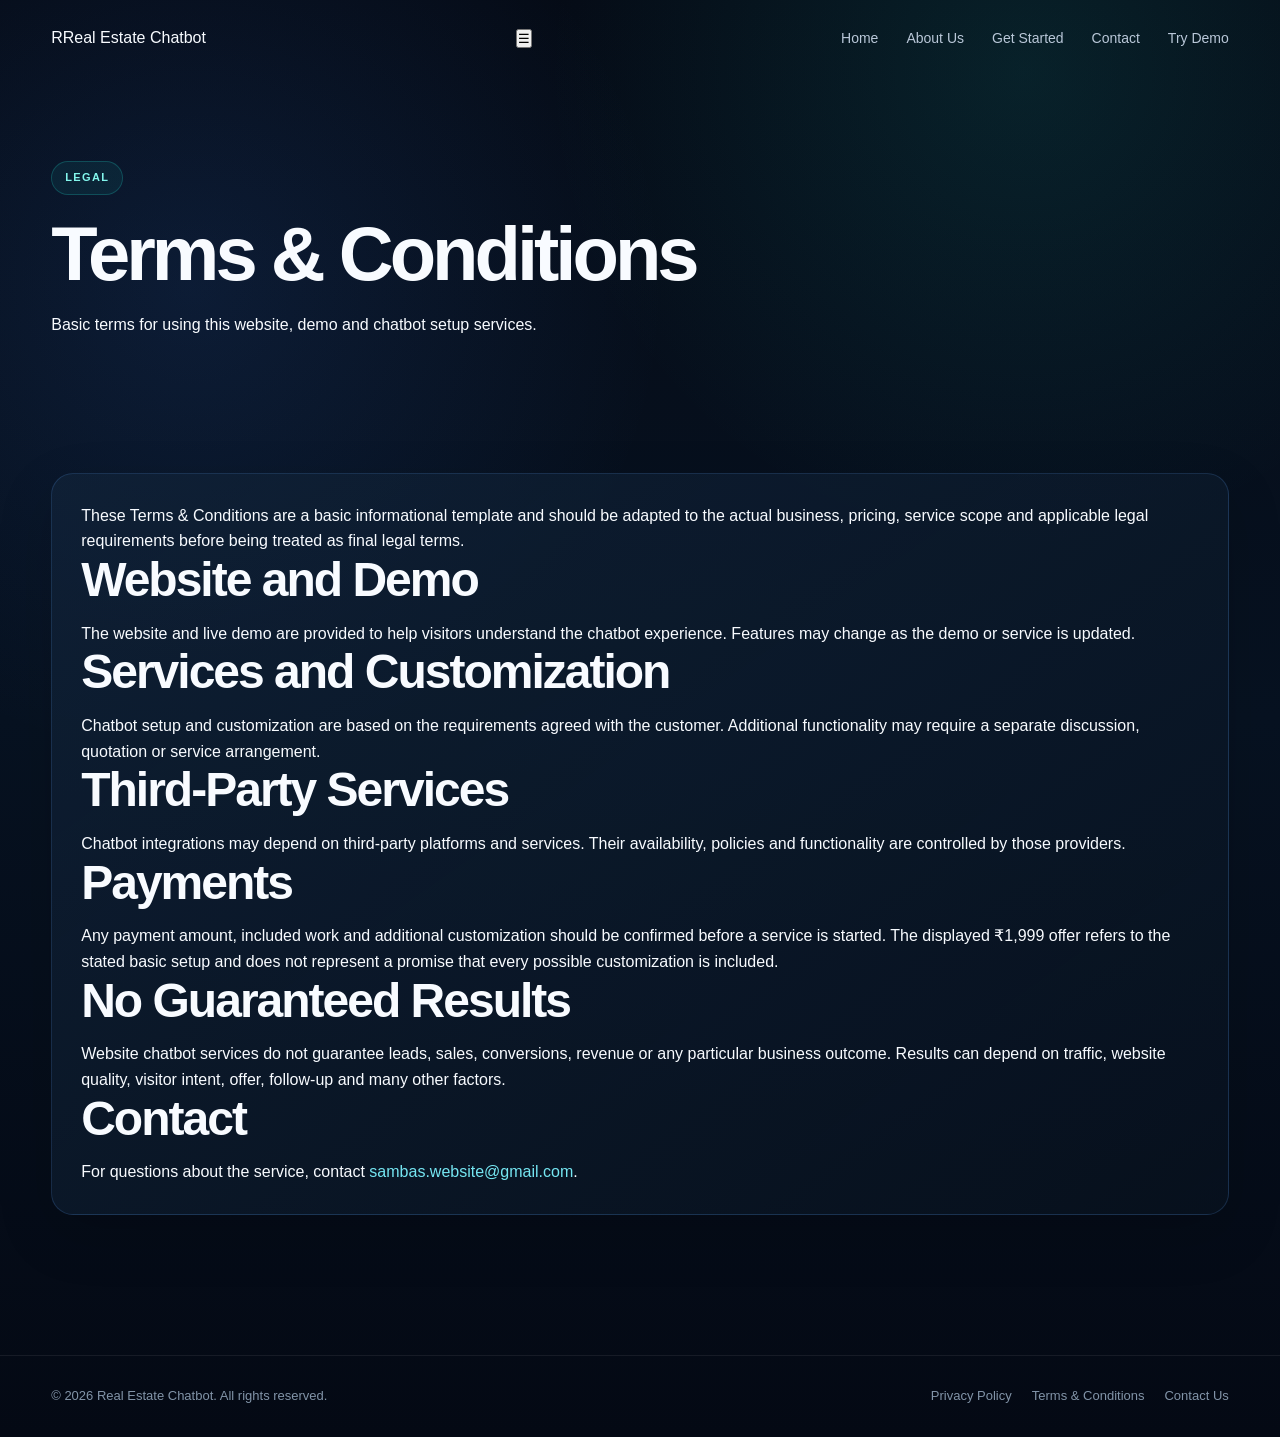
<file: terms.html>
<!DOCTYPE html>
<html lang="en">
<head>
<meta charset="UTF-8">
<meta name="viewport" content="width=device-width, initial-scale=1.0">
<meta name="description" content="Real Estate Chatbot — interactive website chatbot solutions for real estate businesses.">
<title>Terms & Conditions | Real Estate Chatbot</title>
<link rel="stylesheet" href="style.css">
</head>
<body>

<header class="navbar">
  <div class="container nav-inner">
    <a class="logo" href="index.html"><span class="logo-mark">R</span><span>Real Estate Chatbot</span></a>
    <button class="menu-btn" aria-label="Open navigation" onclick="toggleMenu()">☰</button>
    <nav class="nav-links" id="navLinks">
      <a class="" href="index.html">Home</a>
      <a class="" href="about.html">About Us</a>
      <a class="" href="sales.html">Get Started</a>
      <a class="" href="contact.html">Contact</a>
      <a class="nav-cta" href="demo.html">Try Demo</a>
    </nav>
  </div>
</header>


<main>
<section class="page-hero"><div class="container"><span class="eyebrow">Legal</span><h1>Terms &amp; Conditions</h1><p>Basic terms for using this website, demo and chatbot setup services.</p></div></section>
<section class="section"><div class="container policy card">
<p>These Terms &amp; Conditions are a basic informational template and should be adapted to the actual business, pricing, service scope and applicable legal requirements before being treated as final legal terms.</p>
<h2>Website and Demo</h2><p>The website and live demo are provided to help visitors understand the chatbot experience. Features may change as the demo or service is updated.</p>
<h2>Services and Customization</h2><p>Chatbot setup and customization are based on the requirements agreed with the customer. Additional functionality may require a separate discussion, quotation or service arrangement.</p>
<h2>Third-Party Services</h2><p>Chatbot integrations may depend on third-party platforms and services. Their availability, policies and functionality are controlled by those providers.</p>
<h2>Payments</h2><p>Any payment amount, included work and additional customization should be confirmed before a service is started. The displayed ₹1,999 offer refers to the stated basic setup and does not represent a promise that every possible customization is included.</p>
<h2>No Guaranteed Results</h2><p>Website chatbot services do not guarantee leads, sales, conversions, revenue or any particular business outcome. Results can depend on traffic, website quality, visitor intent, offer, follow-up and many other factors.</p>
<h2>Contact</h2><p>For questions about the service, contact <a href="mailto:sambas.website@gmail.com" style="color:#75e6f2">sambas.website@gmail.com</a>.</p>
</div></section>
</main>


<footer>
  <div class="container footer-inner">
    <div>© 2026 Real Estate Chatbot. All rights reserved.</div>
    <div class="footer-links">
      <a href="privacy.html">Privacy Policy</a>
      <a href="terms.html">Terms &amp; Conditions</a>
      <a href="contact.html">Contact Us</a>
    </div>
  </div>
</footer>
<script>
function toggleMenu(){document.getElementById('navLinks').classList.toggle('open')}
document.querySelectorAll('.nav-links a').forEach(a=>a.addEventListener('click',()=>document.getElementById('navLinks').classList.remove('open')));
</script>

</body>
</html>
</file>
<file: style.css>
:root {
    --bg: #050b16;
    --bg-light: #081426;
    --card: rgba(14, 29, 49, 0.78);
    --card-border: rgba(95, 166, 255, 0.18);
    --blue: #3b82f6;
    --cyan: #20e0d0;
    --white: #f8fbff;
    --text: #d9e4f1;
    --muted: #91a3b8;
    --max: 1180px;
}

* {
    box-sizing: border-box;
    margin: 0;
    padding: 0;
}

html {
    scroll-behavior: smooth;
}

body {
    background:
        radial-gradient(circle at 80% 5%, rgba(32, 224, 208, 0.10), transparent 28%),
        radial-gradient(circle at 15% 20%, rgba(59, 130, 246, 0.12), transparent 30%),
        linear-gradient(180deg, #050b16 0%, #071221 50%, #040914 100%);
    color: var(--white);
    font-family: Inter, Arial, Helvetica, sans-serif;
    line-height: 1.6;
    min-height: 100vh;
}

a {
    text-decoration: none;
    color: inherit;
}

.container {
    width: min(var(--max), 92%);
    margin: auto;
}

/* =========================
   NAVIGATION
========================= */

.nav {
    position: sticky;
    top: 0;
    z-index: 1000;
    background: rgba(4, 10, 20, 0.82);
    backdrop-filter: blur(18px);
    border-bottom: 1px solid rgba(255,255,255,0.07);
}

.nav-inner {
    min-height: 76px;
    display: flex;
    align-items: center;
    justify-content: space-between;
    gap: 25px;
}

.brand {
    font-size: 20px;
    font-weight: 800;
    letter-spacing: -0.5px;
}

.brand span {
    color: var(--cyan);
}

.nav-links {
    display: flex;
    align-items: center;
    gap: 28px;
}

.nav-links a {
    color: #b9c7d8;
    font-size: 14px;
    transition: 0.25s ease;
}

.nav-links a:hover {
    color: white;
}

.menu {
    display: none;
    border: 1px solid var(--card-border);
    background: rgba(255,255,255,0.04);
    color: white;
    border-radius: 10px;
    padding: 9px 12px;
    font-size: 18px;
    cursor: pointer;
}

/* =========================
   BUTTONS
========================= */

.btn {
    display: inline-flex;
    align-items: center;
    justify-content: center;
    padding: 14px 22px;
    border-radius: 12px;
    font-weight: 750;
    font-size: 14px;
    transition: all 0.25s ease;
    cursor: pointer;
    border: 1px solid transparent;
}

.btn-primary {
    color: #031018;
    background: linear-gradient(
        135deg,
        #3b82f6,
        #20e0d0
    );
    box-shadow:
        0 10px 35px rgba(32, 224, 208, 0.15),
        0 0 25px rgba(59, 130, 246, 0.12);
}

.btn-primary:hover {
    transform: translateY(-3px);
    box-shadow:
        0 15px 40px rgba(32, 224, 208, 0.22);
}

.btn-secondary {
    color: white;
    background: rgba(255,255,255,0.045);
    border-color: rgba(255,255,255,0.12);
}

.btn-secondary:hover {
    background: rgba(255,255,255,0.08);
    transform: translateY(-3px);
}

/* =========================
   HERO
========================= */

.hero {
    padding: 100px 0 90px;
}

.hero-grid {
    display: grid;
    grid-template-columns: 1.05fr 0.95fr;
    gap: 65px;
    align-items: center;
}

.eyebrow {
    display: inline-flex;
    align-items: center;
    padding: 7px 13px;
    border-radius: 50px;
    background: rgba(32,224,208,0.07);
    border: 1px solid rgba(32,224,208,0.22);
    color: #83f7ed;
    font-size: 11px;
    font-weight: 800;
    letter-spacing: 1.4px;
    text-transform: uppercase;
}

h1 {
    margin: 20px 0;
    font-size: clamp(45px, 6vw, 76px);
    line-height: 1.02;
    letter-spacing: -4px;
    max-width: 750px;
}

.lead {
    max-width: 650px;
    color: var(--muted);
    font-size: 19px;
    line-height: 1.7;
}

.actions {
    display: flex;
    flex-wrap: wrap;
    gap: 13px;
    margin-top: 30px;
}

/* =========================
   CHATBOT VISUAL
========================= */

.visual {
    padding: 15px;
    border-radius: 28px;
    background:
        linear-gradient(
            145deg,
            rgba(20, 45, 75, 0.85),
            rgba(6, 15, 27, 0.96)
        );
    border: 1px solid rgba(97,174,255,0.2);
    box-shadow:
        0 35px 90px rgba(0,0,0,0.45),
        0 0 60px rgba(32,224,208,0.05);
}

.window {
    background: #07121f;
    border: 1px solid rgba(255,255,255,0.08);
    border-radius: 20px;
    overflow: hidden;
}

.window-top {
    height: 44px;
    display: flex;
    align-items: center;
    gap: 7px;
    padding: 0 15px;
    border-bottom: 1px solid rgba(255,255,255,0.07);
    color: #73859b;
    font-size: 11px;
}

.dot {
    width: 8px;
    height: 8px;
    border-radius: 50%;
    background: #52667e;
}

.chat {
    padding: 22px;
}

.chat-head {
    display: flex;
    justify-content: space-between;
    align-items: center;
    margin-bottom: 22px;
}

.online {
    color: var(--cyan);
    font-size: 11px;
}

.bubble {
    max-width: 82%;
    padding: 13px 15px;
    margin: 11px 0;
    border-radius: 15px;
    font-size: 13px;
}

.bot {
    background: #10243a;
    border: 1px solid rgba(92,168,255,0.12);
    color: #d9e8f7;
}

.user {
    margin-left: auto;
    color: #04121a;
    background: linear-gradient(
        135deg,
        #3b82f6,
        #20e0d0
    );
}

.input {
    margin-top: 20px;
    padding: 12px;
    border-radius: 11px;
    border: 1px solid rgba(255,255,255,0.08);
    color: #63778d;
    font-size: 12px;
}

/* =========================
   SECTIONS
========================= */

.section {
    padding: 90px 0;
}

.section-head {
    max-width: 720px;
    margin-bottom: 40px;
}

.section h2 {
    font-size: clamp(32px, 4vw, 48px);
    line-height: 1.1;
    letter-spacing: -2px;
    margin-bottom: 14px;
}

.muted {
    color: var(--muted);
}

/* =========================
   CARDS
========================= */

.grid3 {
    display: grid;
    grid-template-columns: repeat(3, 1fr);
    gap: 20px;
}

.grid2 {
    display: grid;
    grid-template-columns: repeat(2, 1fr);
    gap: 20px;
}

.card {
    padding: 29px;
    border-radius: 22px;
    background:
        linear-gradient(
            145deg,
            rgba(16,34,56,0.78),
            rgba(8,18,31,0.72)
        );
    border: 1px solid var(--card-border);
    box-shadow: 0 20px 55px rgba(0,0,0,0.15);
    transition: 0.25s ease;
}

.card:hover {
    transform: translateY(-5px);
    border-color: rgba(53,224,208,0.28);
}

.card h3 {
    margin-bottom: 9px;
    font-size: 20px;
}

.icon {
    width: 45px;
    height: 45px;
    display: grid;
    place-items: center;
    border-radius: 13px;
    background: rgba(59,130,246,0.1);
    border: 1px solid rgba(59,130,246,0.2);
    margin-bottom: 19px;
}

/* =========================
   STEPS
========================= */

.steps {
    counter-reset: step;
    display: grid;
    gap: 17px;
}

.step {
    position: relative;
    padding-left: 75px;
}

.step:before {
    counter-increment: step;
    content: counter(step);
    position: absolute;
    left: 25px;
    top: 28px;
    width: 38px;
    height: 38px;
    border-radius: 12px;
    display: grid;
    place-items: center;
    background: linear-gradient(
        135deg,
        #3b82f6,
        #20e0d0
    );
    color: #031018;
    font-weight: 900;
}

/* =========================
   PAGE HERO
========================= */

.page-hero {
    padding: 85px 0 45px;
}

.page-hero h1 {
    max-width: 850px;
}

.narrow {
    max-width: 800px;
}

/* =========================
   OFFER
========================= */

.offer {
    display: grid;
    grid-template-columns: 1fr 1fr;
    gap: 45px;
    align-items: center;
}

.price {
    margin: 15px 0;
    font-size: 64px;
    font-weight: 900;
    letter-spacing: -4px;
}

.price small {
    font-size: 15px;
    font-weight: 500;
    color: var(--muted);
    letter-spacing: 0;
}

.checklist {
    list-style: none;
    padding: 0;
}

.checklist li {
    margin: 13px 0;
    color: #dce8f4;
}

.checklist li::before {
    content: "✓";
    color: var(--cyan);
    font-weight: 900;
    margin-right: 10px;
}

/* =========================
   CTA
========================= */

.cta {
    padding: 50px;
    border-radius: 28px;
    background:
        radial-gradient(
            circle at 80% 20%,
            rgba(32,224,208,0.13),
            transparent 30%
        ),
        linear-gradient(
            135deg,
            rgba(59,130,246,0.13),
            rgba(32,224,208,0.06)
        );
    border: 1px solid var(--card-border);
}

/* =========================
   LEGAL
========================= */

.legal h2 {
    margin-top: 38px;
    margin-bottom: 12px;
    font-size: 26px;
}

.legal p,
.legal li {
    color: #b7c5d6;
    margin-bottom: 14px;
}

/* =========================
   FOOTER
========================= */

footer {
    margin-top: 50px;
    padding: 30px 0;
    border-top: 1px solid rgba(255,255,255,0.07);
    color: #8294a8;
    font-size: 13px;
}

.footer-inner {
    display: flex;
    justify-content: space-between;
    align-items: center;
    gap: 20px;
}

.footer-links {
    display: flex;
    flex-wrap: wrap;
    gap: 20px;
}

.footer-links a:hover {
    color: white;
}

/* =========================
   MOBILE
========================= */

@media (max-width: 850px) {

    .nav-links {
        display: none;
        position: absolute;
        left: 0;
        right: 0;
        top: 76px;
        padding: 22px;
        background: #07111f;
        border-bottom: 1px solid rgba(255,255,255,0.08);
        flex-direction: column;
        align-items: flex-start;
        gap: 18px;
    }

    .nav-links.open {
        display: flex;
    }

    .menu {
        display: block;
    }

    .hero {
        padding: 65px 0;
    }

    .hero-grid,
    .offer,
    .grid2 {
        grid-template-columns: 1fr;
    }

    .grid3 {
        grid-template-columns: 1fr;
    }

    h1 {
        font-size: clamp(42px, 12vw, 60px);
        letter-spacing: -2.5px;
    }

    .lead {
        font-size: 17px;
    }

    .section {
        padding: 65px 0;
    }

    .page-hero {
        padding: 60px 0 30px;
    }

    .cta {
        padding: 30px;
    }

    .price {
        font-size: 52px;
    }

    .footer-inner {
        flex-direction: column;
        align-items: flex-start;
    }
}

@media (max-width: 480px) {

    .container {
        width: 90%;
    }

    .btn {
        width: 100%;
    }

    .actions {
        width: 100%;
    }

    .visual {
        padding: 8px;
    }

    .chat {
        padding: 16px;
    }
}
</file>
